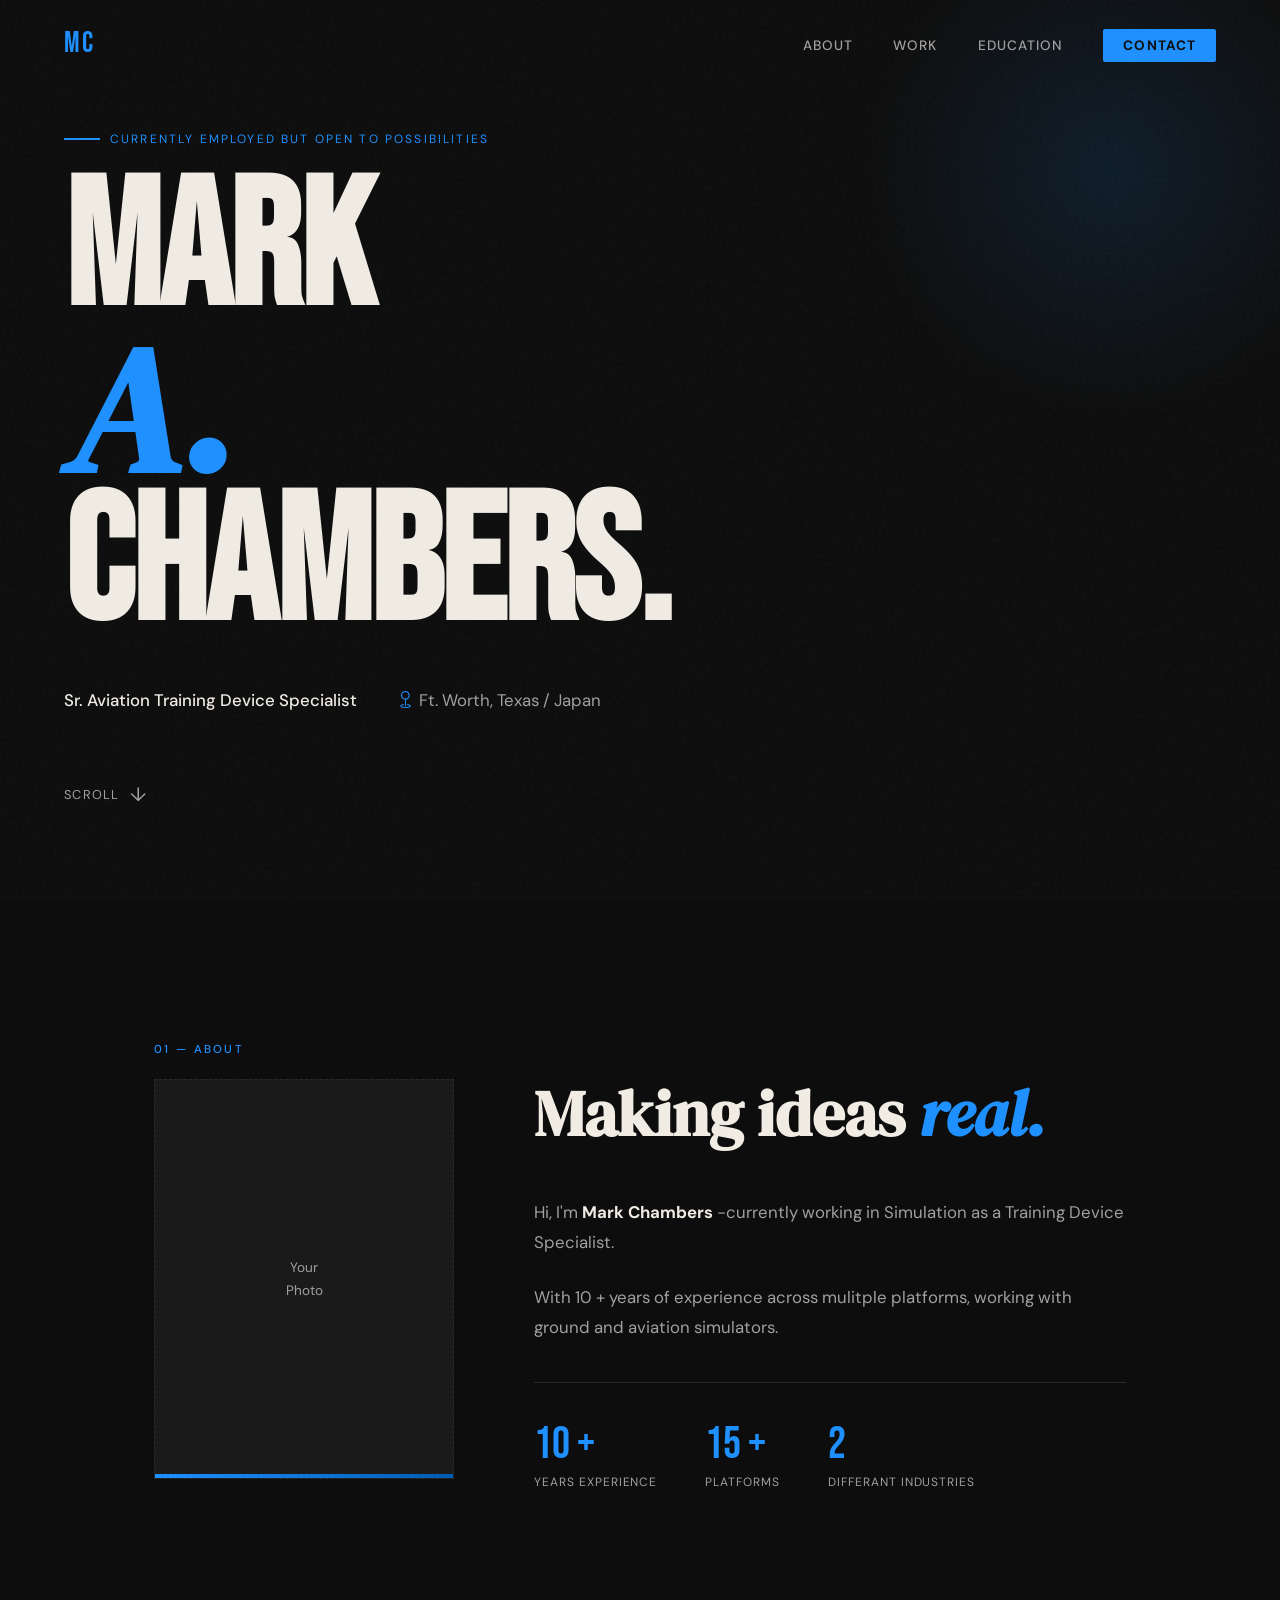
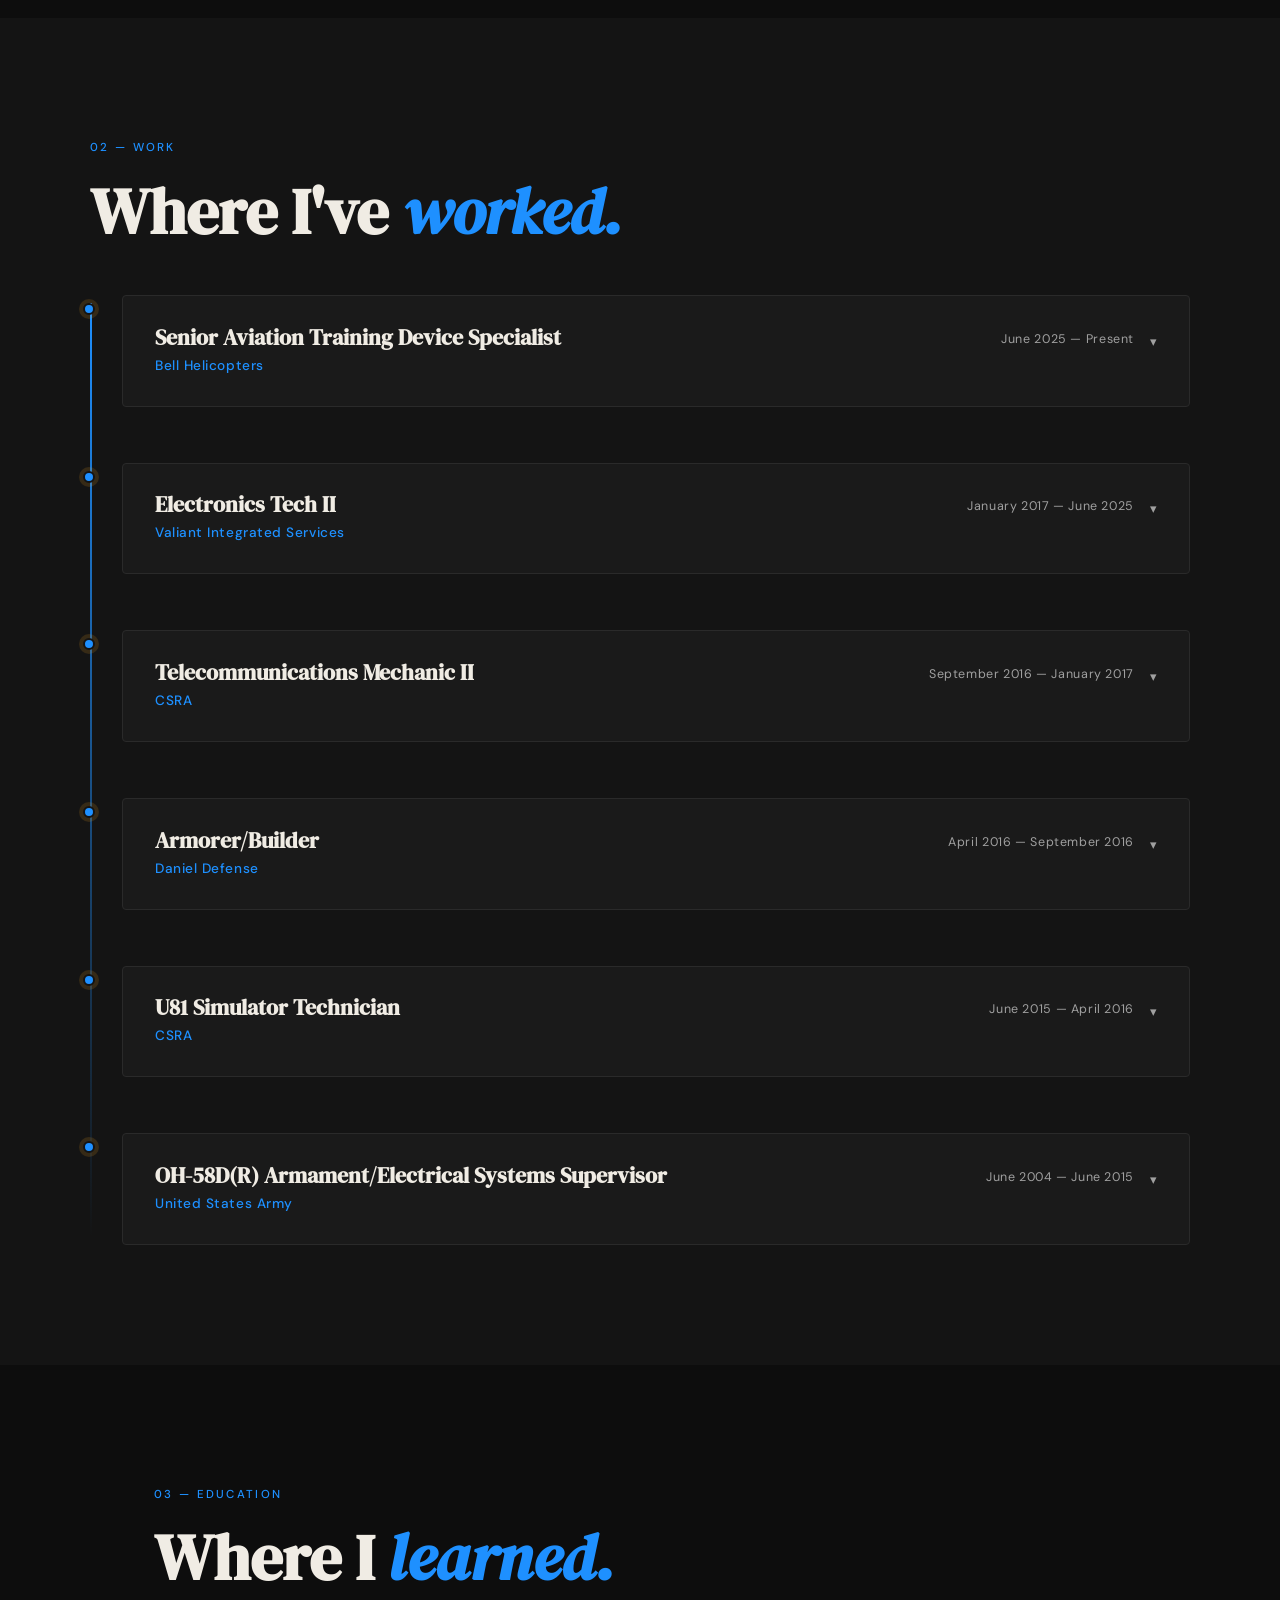
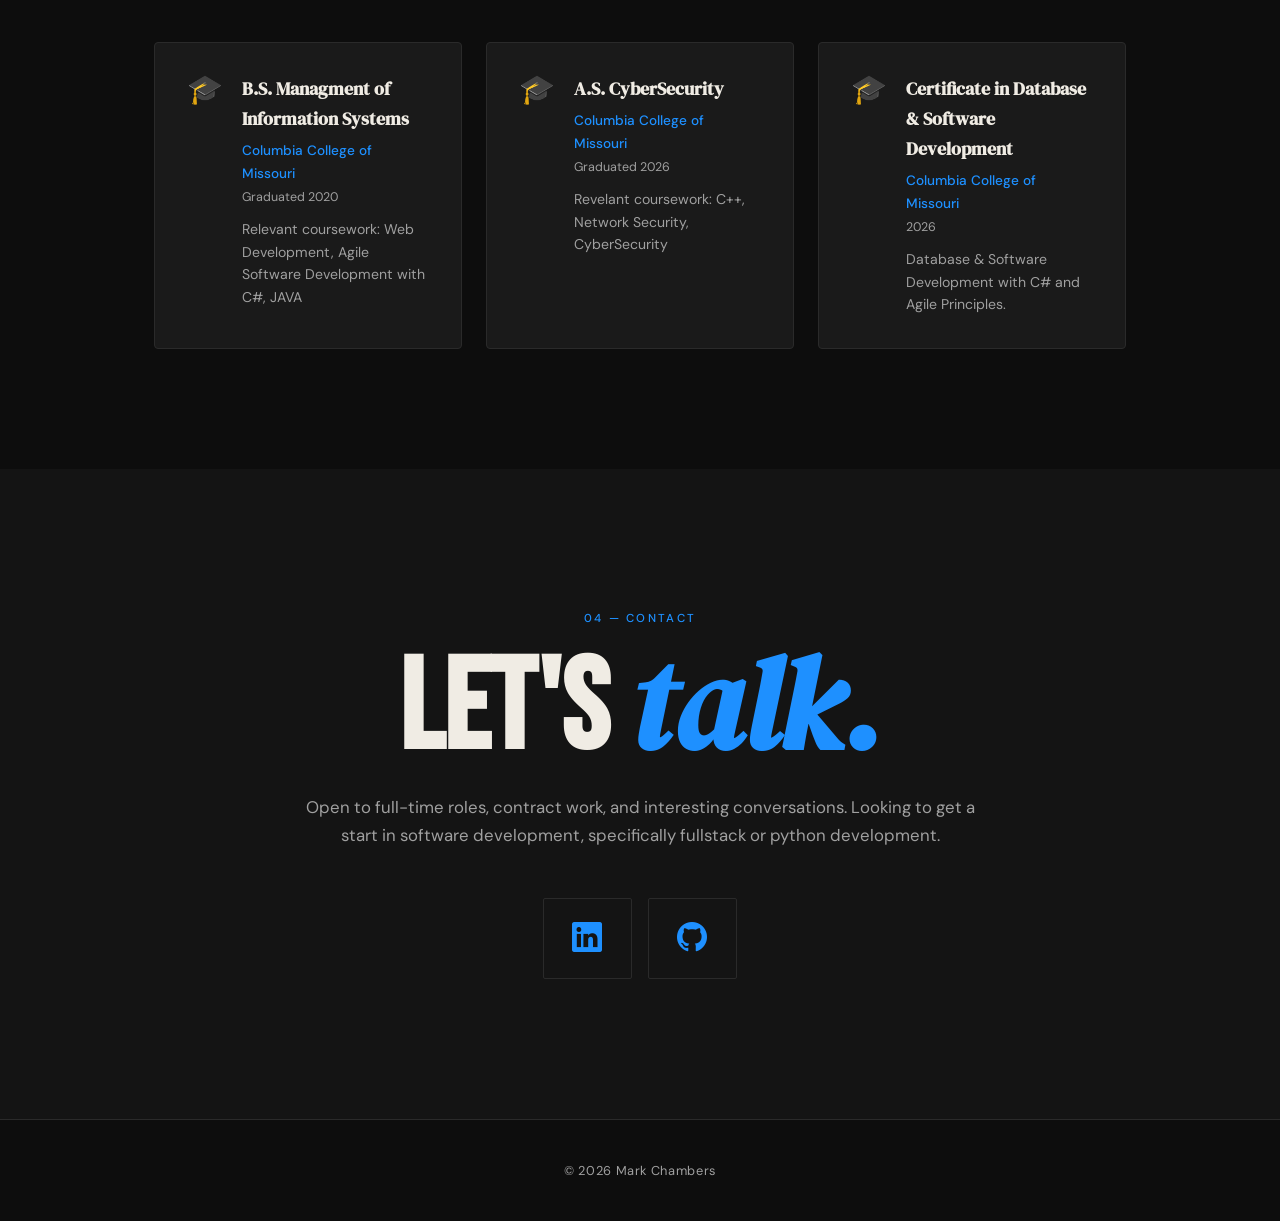
<file: index.html>
<!doctype html>
<html lang="en">
  <head>
    <meta charset="UTF-8" />
    <meta name="viewport" content="width=device-width, initial-scale=1.0" />
    <title>Mark Chambers</title>
    <link rel="preconnect" href="https://fonts.googleapis.com" />
    <link rel="preconnect" href="https://fonts.gstatic.com" crossorigin />
    <link
      href="https://fonts.googleapis.com/css2?family=Bebas+Neue&family=DM+Serif+Display:ital@0;1&family=DM+Sans:wght@300;400;500&display=swap"
      rel="stylesheet"
    />
    <link
      rel="stylesheet"
      href="https://cdn.jsdelivr.net/npm/bootstrap-icons@1.13.1/font/bootstrap-icons.min.css"
    />
    <link rel="stylesheet" href="styles.css" />
  </head>
  <body>
    <!-- NOISE OVERLAY -->
    <div class="noise"></div>

    <!-- NAVIGATION  -->
    <nav id="navbar">
      <span class="nav-logo">MC</span>
      <ul class="nav-links">
        <li>
          <a href="#about">About</a>
        </li>
        <li><a href="#work">Work</a></li>
        <li><a href="#education">Education</a></li>
        <li>
          <a href="#contact" class="nav-cta">Contact</a>
        </li>
      </ul>
      <button class="hamburger" id="hamburger" aria-label="Toggle menu">
        <span></span><span></span><span></span>
      </button>
    </nav>

    <!-- HERO -->
    <header id="hero">
      <div class="hero-label reveal">
        CURRENTLY EMPLOYED but OPEN TO POSSIBILITIES
      </div>
      <h1 class="hero-name reveal">
        <span class="line">Mark</span>
        <span class="line italic">A.</span>
        <span class="line">Chambers.</span>
      </h1>
      <div class="hero-meta reveal">
        <p class="hero-role">Sr. Aviation Training Device Specialist</p>
        <p class="hero-location">
          <i class="bi bi-geo" style="color: dodgerblue"> </i> Ft. Worth, Texas
          / Japan
        </p>
      </div>
      <a href="#about" class="scroll-hint reveal" aria-label="Scroll down">
        <span class="scroll-text">Scroll</span>
        <span class="scroll-arrow">↓</span>
      </a>
      <div class="hero-accent-block"></div>
    </header>

    <!-- ABOUT -->
    <section id="about">
      <div class="section-tag reveal">01 — About</div>
      <div class="about-grid">
        <div class="about-portrait reveal">
          <div class="portrait-placeholder">
            <span>Your<br />Photo</span>
          </div>
        </div>
        <div class="about-text">
          <h2 class="section-heading reveal">Making ideas <em>real.</em></h2>
          <p class="about-body reveal">
            Hi, I'm <strong>Mark Chambers</strong> -currently working in
            Simulation as a Training Device Specialist.
          </p>
          <p class="about-body reveal">
            With 10 + years of experience across mulitple platforms, working
            with ground and aviation simulators.
          </p>
          <div class="about-stats reveal">
            <div class="stat">
              <span class="stat-num">10 +</span
              ><span class="stat-label">Years Experience</span>
            </div>
            <div class="stat">
              <span class="stat-num">15 +</span
              ><span class="stat-label">Platforms</span>
            </div>
            <div class="stat">
              <span class="stat-num">2</span
              ><span class="stat-label">Differant Industries</span>
            </div>
          </div>
        </div>
      </div>
    </section>

    <!-- WORK EXPERIENCE -->
    <section id="work">
      <div class="section-tag reveal">02 — Work</div>
      <h2 class="section-heading reveal">Where I've <em>worked.</em></h2>
      <div class="timeline" id="work-timeline">
        <div class="timeline-item reveal" data-index="0">
          <div class="timeline-dot"></div>
          <div class="timeline-content">
            <div class="timeline-header">
              <div>
                <h3 class="timeline-role">
                  Senior Aviation Training Device Specialist
                </h3>
                <p class="timeline-company">Bell Helicopters</p>
              </div>
              <span class="timeline-date">June 2025 — Present</span>
              <span class="toggle-icon">▾</span>
            </div>
            <p class="timeline-desc">
              Maintains Aviation Training Devices in Support of the U.S.
              Government &amp; JGSDF(Japanese Ground Self Defense Force).
            </p>

            <div class="timeline-tags">
              <span>Linux</span><span>Flight Simulation</span
              ><span>Customer Service</span>
            </div>
          </div>
        </div>

        <div class="timeline-item reveal" data-index="1">
          <div class="timeline-dot"></div>
          <div class="timeline-content">
            <div class="timeline-header">
              <div>
                <h3 class="timeline-role">Electronics Tech II</h3>
                <p class="timeline-company">Valiant Integrated Services</p>
              </div>
              <span class="timeline-date">January 2017 — June 2025</span>
              <span class="toggle-icon">▾</span>
            </div>
            <p class="timeline-desc">
              Maintained various training simulators including M1Abrams, M3
              Bradley, Humvee, EST, and Gunnery Trainers for the U.S. Army at
              Ft. Stewart, GA.
            </p>
            <div class="timeline-tags">
              <span>Linux</span><span>Software</span><span>Electronics</span>
            </div>
          </div>
        </div>

        <div class="timeline-item reveal" data-index="2">
          <div class="timeline-dot"></div>
          <div class="timeline-content">
            <div class="timeline-header">
              <div>
                <h3 class="timeline-role">Telecommunications Mechanic II</h3>
                <p class="timeline-company">CSRA</p>
              </div>
              <span class="timeline-date">September 2016 — January 2017</span>
              <span class="toggle-icon">▾</span>
            </div>
            <p class="timeline-desc">
              Managed network and telecommunications infrastructure for the U.S.
              Army at Ft. Stewart, GA. Monitored mesh networks, fiber opitics,
              Day/Night cameras, and other various range equipment including
              targetry and minor robotics.
            </p>
            <div class="timeline-tags">
              <span>Linux</span><span>Software</span><span>Electronics</span
              ><span>Networking</span><span>Live Fire Exercises</span>
            </div>
          </div>
        </div>

        <div class="timeline-item reveal" data-index="3">
          <div class="timeline-dot"></div>
          <div class="timeline-content">
            <div class="timeline-header">
              <div>
                <h3 class="timeline-role">Armorer/Builder</h3>
                <p class="timeline-company">Daniel Defense</p>
              </div>
              <span class="timeline-date">April 2016 — September 2016</span>
              <span class="toggle-icon">▾</span>
            </div>
            <p class="timeline-desc">
              As an Armorer/Builder at Daniel Defense, responsible for
              assembling and maintaining firearms, ensuring quality control, and
              supporting manufacturing processes.
            </p>
            <div class="timeline-tags">
              <span>Gunsmithing</span><span>Quality Control</span
              ><span>Manufacturing</span>
            </div>
          </div>
        </div>

        <div class="timeline-item reveal" data-index="4">
          <div class="timeline-dot"></div>
          <div class="timeline-content">
            <div class="timeline-header">
              <div>
                <h3 class="timeline-role">U81 Simulator Technician</h3>
                <p class="timeline-company">CSRA</p>
              </div>
              <span class="timeline-date">June 2015 — April 2016</span>
              <span class="toggle-icon">▾</span>
            </div>
            <p class="timeline-desc">
              Maintained LCT (Longbow Crew Trainer) Apache Flight Simulator at
              Hunter Army Airfield, GA.
            </p>
            <div class="timeline-tags">
              <span>Linux</span><span>Software</span><span>Electronics</span>
            </div>
          </div>
        </div>

        <div class="timeline-item reveal" data-index="5">
          <div class="timeline-dot"></div>
          <div class="timeline-content">
            <div class="timeline-header">
              <div>
                <h3 class="timeline-role">
                  OH-58D(R) Armament/Electrical Systems Supervisor
                </h3>
                <p class="timeline-company">United States Army</p>
              </div>
              <span class="timeline-date">June 2004 — June 2015</span>
              <span class="toggle-icon">▾</span>
            </div>
            <p class="timeline-desc">
              Supervised the maintenance and operation of OH-58D(R) armament and
              electrical systems, ensuring mission readiness and safety.
            </p>
            <div class="timeline-tags">
              <span>Leadership</span><span>Maintenance</span
              ><span>Electrical Systems</span>
            </div>
          </div>
        </div>
      </div>
    </section>

    <!-- EDUCATION -->
    <section id="education">
      <div class="section-tag reveal">03 — Education</div>
      <h2 class="section-heading reveal">Where I <em>learned.</em></h2>
      <div class="edu-grid">
        <div class="edu-card reveal">
          <div class="edu-icon">🎓</div>
          <div class="edu-body">
            <h3 class="edu-degree">B.S. Managment of Information Systems</h3>
            <p class="edu-school">Columbia College of Missouri</p>
            <p class="edu-date">Graduated 2020</p>
            <p class="edu-detail">
              Relevant coursework: Web Development, Agile Software Development
              with C#, JAVA
            </p>
          </div>
        </div>

        <div class="edu-card reveal">
          <div class="edu-icon">🎓</div>
          <div class="edu-body">
            <h3 class="edu-degree">A.S. CyberSecurity</h3>
            <p class="edu-school">Columbia College of Missouri</p>
            <p class="edu-date">Graduated 2026</p>
            <p class="edu-detail">
              Revelant coursework: C++, Network Security, CyberSecurity
            </p>
          </div>
        </div>

        <div class="edu-card reveal">
          <div class="edu-icon">🎓</div>
          <div class="edu-body">
            <h3 class="edu-degree">
              Certificate in Database &amp; Software Development
            </h3>
            <p class="edu-school">Columbia College of Missouri</p>
            <p class="edu-date">2026</p>
            <p class="edu-detail">
              Database &amp; Software Development with C# and Agile Principles.
            </p>
          </div>
        </div>
      </div>
    </section>

    <!-- CONTACT -->
    <section id="contact">
      <div class="section-tag reveal">04 — Contact</div>
      <h2 class="contact-heading reveal">Let's <em>talk.</em></h2>
      <p class="contact-sub reveal">
        Open to full-time roles, contract work, and interesting conversations.
        Looking to get a start in software development, specifically fullstack
        or python development.
      </p>
      <div class="contact-links reveal">
        <!-- <a href="mailto:your@email.com" class="contact-btn primary">✉ Email Me</a> -->
        <a
          href="https://www.linkedin.com/in/m--chambers/"
          target="_blank"
          rel="noopener"
          class="contact-btn secondary"
          ><i class="bi bi-linkedin icons"></i
        ></a>
        <a
          href="https://github.com/HideousCoyote"
          target="_blank"
          rel="noopener"
          class="contact-btn secondary"
          ><i class="bi bi-github icons"></i
        ></a>
        <!-- As a functional button -->
      </div>
    </section>

    <!-- FOOTER -->
    <footer>
      <p>© <span id="year"></span> Mark Chambers</p>
    </footer>

    <script src="script.js"></script>
  </body>
</html>
</file>
<file: styles.css>
/* ============================================================
   ABOUT ME WEBSITE — styles.css
   Theme: Editorial Bold | Dark base + Vivid amber accent
   ============================================================ */

/* ── RESET & BASE ── */
*,
*::before,
*::after {
  box-sizing: border-box;
  margin: 0;
  padding: 0;
}

:root {
  --bg: #0d0d0d;
  --bg-2: #141414;
  --bg-card: #1a1a1a;
  --accent: #1e90ff;
  --accent-2: #005cb3;
  --text: #f0ece4;
  --text-muted: #a0a0a0;
  --border: #2a2a2a;

  --font-display: "Bebas Neue", sans-serif;
  --font-serif: "DM Serif Display", serif;
  --font-body: "DM Sans", sans-serif;

  --max-w: 1100px;
  --section-pad: 120px 5%;
}

html {
  scroll-behavior: smooth;
}

body {
  background: var(--bg);
  color: var(--text);
  font-family: var(--font-body);
  font-size: 16px;
  line-height: 1.7;
  overflow-x: hidden;
}

html.menu-open,
body.menu-open {
  overflow: hidden;
}

/* ── NOISE TEXTURE ── */
.noise {
  pointer-events: none;
  position: fixed;
  inset: 0;
  z-index: 9999;
  background-image: url("data:image/svg+xml,%3Csvg viewBox='0 0 256 256' xmlns='http://www.w3.org/2000/svg'%3E%3Cfilter id='noise'%3E%3CfeTurbulence type='fractalNoise' baseFrequency='0.9' numOctaves='4' stitchTiles='stitch'/%3E%3C/filter%3E%3Crect width='100%25' height='100%25' filter='url(%23noise)'/%3E%3C/svg%3E");
  opacity: 0.03;
}

/* ── SCROLL REVEAL ── */
.reveal {
  opacity: 0;
  transform: translateY(30px);
  transition:
    opacity 0.7s ease,
    transform 0.7s ease;
}
.reveal.visible {
  opacity: 1;
  transform: translateY(0);
}

/* ── NAVIGATION ── */
#navbar {
  position: fixed;
  top: 0;
  left: 0;
  right: 0;
  z-index: 1000;
  display: flex;
  align-items: center;
  justify-content: space-between;
  padding: 20px 5%;
  transition:
    background 0.3s,
    padding 0.3s;
}

#navbar.scrolled {
  background: rgba(13, 13, 13, 0.92);
  backdrop-filter: blur(12px);
  padding: 14px 5%;
  border-bottom: 1px solid var(--border);
}

.nav-logo {
  font-family: var(--font-display);
  font-size: 1.8rem;
  color: var(--accent);
  letter-spacing: 2px;
}

.nav-links {
  list-style: none;
  display: flex;
  gap: 2.5rem;
  align-items: center;
}

.nav-links a {
  color: var(--text-muted);
  text-decoration: none;
  font-size: 0.85rem;
  font-weight: 500;
  letter-spacing: 0.08em;
  text-transform: uppercase;
  transition: color 0.2s;
}

.nav-links a:hover {
  color: var(--text);
}
.nav-links a:active {
  color: var(--text);
}

.nav-links a.nav-cta {
  background: var(--accent);
  color: #0d0d0d;
  padding: 8px 20px;
  border-radius: 2px;
  font-weight: 700;
  transition:
    background 0.2s,
    transform 0.2s;
}
.nav-links a.nav-cta:hover {
  background: #1e90ff;
  transform: translateY(-1px);
  box-shadow: 0px 0px 12px 2px #1e90ff;
}
.nav-links a.nav-cta:active {
  background: #1e90ff;
  transform: translateY(-1px);
  box-shadow: 0px 0px 12px 2px #1e90ff;
}

.hamburger {
  display: none;
  flex-direction: column;
  gap: 5px;
  background: none;
  border: none;
  cursor: pointer;
  padding: 4px;
}
.hamburger span {
  display: block;
  width: 24px;
  height: 2px;
  background: var(--text);
  transition:
    transform 0.3s,
    opacity 0.3s;
}
.hamburger.open span:nth-child(1) {
  transform: translateY(7px) rotate(45deg);
}
.hamburger.open span:nth-child(2) {
  opacity: 0;
}
.hamburger.open span:nth-child(3) {
  transform: translateY(-7px) rotate(-45deg);
}

/* ── HERO ── */
#hero {
  min-height: 100vh;
  display: flex;
  flex-direction: column;
  justify-content: center;
  padding: 120px 5% 80px;
  position: relative;
  overflow: hidden;
}

.hero-label {
  font-size: 0.75rem;
  letter-spacing: 0.18em;
  text-transform: uppercase;
  color: var(--accent);
  margin-bottom: 1.5rem;
  display: flex;
  align-items: center;
  gap: 10px;
}
.hero-label::before {
  content: "";
  display: inline-block;
  width: 36px;
  height: 2px;
  background: var(--accent);
}

.hero-name {
  font-family: var(--font-display);
  font-size: clamp(6rem, 14vw, 14rem);
  line-height: 0.88;
  letter-spacing: -0.01em;
  color: var(--text);
  margin-bottom: 2.5rem;
}
.hero-name .line {
  display: block;
}
.hero-name .italic {
  font-family: var(--font-serif);
  font-style: italic;
  color: var(--accent);
}

.hero-meta {
  display: flex;
  gap: 2.5rem;
  flex-wrap: wrap;
  margin-bottom: 4rem;
}
.hero-role {
  font-size: 1.05rem;
  font-weight: 500;
  color: var(--text);
}
.hero-location {
  font-size: 1.05rem;
  color: var(--text-muted);
}

.scroll-hint {
  display: inline-flex;
  align-items: center;
  gap: 10px;
  color: var(--text-muted);
  text-decoration: none;
  font-size: 0.8rem;
  letter-spacing: 0.1em;
  text-transform: uppercase;
  transition: color 0.2s;
  animation: bounce 2.5s infinite;
}
.scroll-hint:hover {
  color: var(--accent);
}
.scroll-hint:active {
  color: var(--accent);
}
.scroll-arrow {
  font-size: 1.2rem;
}

@keyframes bounce {
  0%,
  100% {
    transform: translateY(0);
  }
  50% {
    transform: translateY(6px);
  }
}

.hero-accent-block {
  position: absolute;
  top: -80px;
  right: -80px;
  width: 500px;
  height: 500px;
  background: radial-gradient(
    circle,
    rgba(30, 144, 255, 0.12) 0%,
    transparent 70%
  );
  pointer-events: none;
  border-radius: 50%;
}

/* ── SECTION SHARED ── */
section {
  padding: var(--section-pad);
  max-width: var(--max-w);
  margin: 0 auto;
}

.section-tag {
  font-size: 0.72rem;
  letter-spacing: 0.2em;
  text-transform: uppercase;
  color: var(--accent);
  margin-bottom: 1.2rem;
  font-weight: 500;
}

.section-heading {
  font-family: var(--font-serif);
  font-size: clamp(2.5rem, 5vw, 4.5rem);
  line-height: 1.1;
  color: var(--text);
  margin-bottom: 3rem;
}
.section-heading em {
  font-style: italic;
  color: var(--accent);
}

/* ── ABOUT ── */
#about {
  padding-top: 140px;
}

.about-grid {
  display: grid;
  grid-template-columns: 300px 1fr;
  gap: 5rem;
  align-items: start;
}

.portrait-placeholder {
  width: 100%;
  aspect-ratio: 3/4;
  background: var(--bg-card);
  border: 1px dashed var(--border);
  display: flex;
  align-items: center;
  justify-content: center;
  color: var(--text-muted);
  font-size: 0.85rem;
  text-align: center;
  margin-bottom: 1.2rem;
  position: relative;
  overflow: hidden;
}
.portrait-placeholder::after {
  content: "";
  position: absolute;
  bottom: 0;
  left: 0;
  right: 0;
  height: 4px;
  background: linear-gradient(90deg, var(--accent), var(--accent-2));
}

.portrait-skills {
  display: flex;
  flex-wrap: wrap;
  gap: 8px;
}
.skill-tag {
  background: var(--bg-card);
  border: 1px solid var(--border);
  color: var(--text-muted);
  font-size: 0.75rem;
  padding: 4px 12px;
  border-radius: 2px;
  letter-spacing: 0.05em;
  transition:
    border-color 0.2s,
    color 0.2s;
}

.about-body {
  color: var(--text-muted);
  font-size: 1.05rem;
  margin-bottom: 1.5rem;
  line-height: 1.8;
}
.about-body strong {
  color: var(--text);
}

.about-stats {
  display: flex;
  gap: 3rem;
  margin-top: 2.5rem;
  padding-top: 2.5rem;
  border-top: 1px solid var(--border);
}
.stat {
  display: flex;
  flex-direction: column;
}
.stat-num {
  font-family: var(--font-display);
  font-size: 2.8rem;
  color: var(--accent);
  line-height: 1;
}
.stat-label {
  font-size: 0.75rem;
  color: var(--text-muted);
  letter-spacing: 0.08em;
  text-transform: uppercase;
  margin-top: 4px;
}

/* ── WORK ── */
#work {
  background: var(--bg-2);
  max-width: 100%;
  padding: var(--section-pad);
}
#work > * {
  max-width: var(--max-w);
  margin-left: auto;
  margin-right: auto;
}

.timeline {
  position: relative;
  padding-left: 2rem;
}
.timeline::before {
  content: "";
  position: absolute;
  left: 0;
  top: 8px;
  bottom: 8px;
  width: 2px;
  background: linear-gradient(to bottom, var(--accent), transparent);
}

.timeline-item {
  position: relative;
  margin-bottom: 3.5rem;
}
.timeline-item:last-child {
  margin-bottom: 0;
}

.timeline-dot {
  position: absolute;
  left: -2.45rem;
  top: 8px;
  width: 12px;
  height: 12px;
  background: var(--accent);
  border-radius: 50%;
  border: 2px solid var(--bg-2);
  box-shadow: 0 0 0 4px rgba(245, 166, 35, 0.15);
}

.timeline-content {
  background: var(--bg-card);
  border: 1px solid var(--border);
  border-radius: 4px;
  padding: 1.8rem 2rem;
  transition:
    border-color 0.3s,
    transform 0.3s;
}
.timeline-content:hover {
  border-color: var(--accent);
  transform: translateX(4px);
  box-shadow: 0px 0px 12px 2px #1e90ff;
}
.timeline-content:active {
  border-color: var(--accent);
  transform: translateX(4px);
  box-shadow: 0px 0px 12px 2px #1e90ff;
}

.timeline-header {
  display: grid;
  grid-template-columns: minmax(0, 1fr) 15rem auto;
  align-items: start;
  gap: 1rem;
  margin-bottom: 1rem;
}

.timeline-role {
  font-family: var(--font-serif);
  font-size: 1.35rem;
  color: var(--text);
  line-height: 1.2;
}
.timeline-company {
  color: var(--accent);
  font-size: 0.85rem;
  font-weight: 500;
  letter-spacing: 0.04em;
  margin-top: 3px;
}
.timeline-date {
  font-size: 0.78rem;
  color: var(--text-muted);
  letter-spacing: 0.05em;
  white-space: nowrap;
  padding-top: 4px;
  text-align: right;
}
.timeline-desc {
  color: var(--text-muted);
  font-size: 0.95rem;
  line-height: 1.75;
  margin-bottom: 1.2rem;
}
.timeline-tags {
  display: flex;
  gap: 8px;
  flex-wrap: wrap;
}
.timeline-tags span {
  font-size: 0.72rem;
  letter-spacing: 0.06em;
  text-transform: uppercase;
  color: var(--text-muted);
  background: rgba(30, 144, 255, 0.08);
  border: 1px solid rgba(30, 144, 255, 0.2);
  padding: 3px 10px;
  border-radius: 2px;
}
/* Collapse behavior */
.timeline-header {
  cursor: pointer;
  margin-bottom: 0; /* remove gap when collapsed */
}

.timeline-desc,
.timeline-tags {
  max-height: 0;
  overflow: hidden;
  opacity: 0;
  margin: 0;
  transition:
    max-height 0.35s ease,
    opacity 0.3s ease,
    margin 0.3s ease;
}

.timeline-content.expanded .timeline-desc {
  max-height: 200px;
  opacity: 1;
  margin-bottom: 1.2rem;
  margin-top: 1rem;
}

.timeline-content.expanded .timeline-tags {
  max-height: 100px;
  opacity: 1;
}

/* Optional: rotate a toggle icon */
.toggle-icon {
  font-size: 0.8rem;
  color: var(--text-muted);
  transition: transform 0.3s ease;
  padding-top: 6px;
  flex-shrink: 0;
  justify-self: end;
}
.timeline-content.expanded .toggle-icon {
  transform: rotate(180deg);
}

/* ── EDUCATION ── */
#education {
  padding-top: 120px;
}

.edu-grid {
  display: grid;
  grid-template-columns: repeat(auto-fill, minmax(280px, 1fr));
  gap: 1.5rem;
}

.edu-card {
  background: var(--bg-card);
  border: 1px solid var(--border);
  border-radius: 4px;
  padding: 2rem;
  display: flex;
  gap: 1.2rem;
  align-items: flex-start;
  transition:
    border-color 0.3s,
    transform 0.3s;
}
.edu-card:hover {
  border-color: var(--accent);
  transform: translateY(-4px);
  box-shadow: 0px 0px 12px 2px #1e90ff;
}
.edu-card:active {
  border-color: var(--accent);
  transform: translateY(-4px);
  box-shadow: 0px 0px 12px 2px #1e90ff;
}

.edu-icon {
  font-size: 1.8rem;
  line-height: 1;
  flex-shrink: 0;
}
.edu-degree {
  font-family: var(--font-serif);
  font-size: 1.1rem;
  color: var(--text);
  margin-bottom: 4px;
}
.edu-school {
  font-size: 0.85rem;
  color: var(--accent);
  font-weight: 500;
  margin-bottom: 2px;
}
.edu-date {
  font-size: 0.78rem;
  color: var(--text-muted);
  margin-bottom: 10px;
}
.edu-detail {
  font-size: 0.88rem;
  color: var(--text-muted);
  line-height: 1.6;
}

/* ── CONTACT ── */
#contact {
  text-align: center;
  background: var(--bg-2);
  max-width: 100%;
  padding: 140px 5%;
}
#contact > * {
  max-width: 700px;
  margin-left: auto;
  margin-right: auto;
}

.contact-heading {
  font-family: var(--font-display);
  font-size: clamp(4rem, 10vw, 9rem);
  line-height: 0.9;
  color: var(--text);
  margin-bottom: 1.5rem;
}
.contact-heading em {
  font-family: var(--font-serif);
  font-style: italic;
  color: var(--accent);
}
.contact-sub {
  font-size: 1.05rem;
  color: var(--text-muted);
  margin-bottom: 3rem;
}
.contact-links {
  display: flex;
  justify-content: center;
  gap: 1rem;
  flex-wrap: wrap;
}

.contact-btn {
  text-decoration: none;
  padding: 14px 28px;
  font-size: 0.88rem;
  font-weight: 600;
  letter-spacing: 0.06em;
  text-transform: uppercase;
  border-radius: 2px;
  transition:
    transform 0.2s,
    background 0.2s,
    color 0.2s;
  display: inline-flex;
  align-items: center;
  gap: 8px;
}
.contact-btn.primary {
  background: var(--accent);
  color: #0d0d0d;
}
.contact-btn.primary:hover {
  background: #007df6;
  transform: translateY(-2px);
}
.contact-btn.primary:active {
  background: #007df6;
  transform: translateY(-2px);
}
.contact-btn.secondary {
  background: transparent;
  color: var(--text);
  border: 1px solid var(--border);
}
.contact-btn.secondary:hover {
  border-color: var(--accent);
  color: var(--accent);
  transform: translateY(-2px);
  box-shadow: 0px 0px 12px 2px #1e90ff;
}
.contact-btn.secondary:active {
  border-color: var(--accent);
  color: var(--accent);
  transform: translateY(-2px);
  box-shadow: 0px 0px 12px 2px #1e90ff;
}

/* ── FOOTER ── */
footer {
  text-align: center;
  padding: 2.5rem 5%;
  color: var(--text-muted);
  font-size: 0.8rem;
  letter-spacing: 0.05em;
  border-top: 1px solid var(--border);
}

/* ── MOBILE MENU ── */
@media (max-width: 768px) {
  .hamburger {
    display: flex;
  }
  .nav-links {
    position: fixed;
    inset: 0;
    /* height: 100vh;
    height: 100dvh; */
    background: rgba(13, 13, 13, 0.97);
    backdrop-filter: blur(6px);
    flex-direction: column;
    justify-content: center;
    align-items: center;
    gap: 1.6rem;
    padding: calc(20px + env(safe-area-inset-top, 0px)) 10%
      calc(20px + env(safe-area-inset-bottom, 0px));
    text-align: center;
    overflow: hidden;
    font-size: 1.1rem;
    opacity: 0;
    visibility: hidden;
    pointer-events: none;
    transform: translateY(-12px);
    transition:
      opacity 0.25s ease,
      transform 0.35s cubic-bezier(0.77, 0, 0.18, 1),
      visibility 0s linear 0.35s;
  }
  .nav-links.open {
    opacity: 1;
    visibility: visible;
    pointer-events: auto;
    transform: translateY(0);
    overflow: hidden;
    scrollbar-width: none;
    -ms-overflow-style: none;
    transition-delay: 0s;
  }
  .nav-links.open::-webkit-scrollbar {
    width: 0;
    height: 0;
  }

  .about-grid {
    grid-template-columns: 1fr;
    gap: 2.5rem;
  }
  .portrait-placeholder {
    aspect-ratio: 4/3;
  }
  .about-stats {
    gap: 2rem;
  }

  .hero-name {
    font-size: clamp(4.5rem, 18vw, 7rem);
  }

  .timeline {
    padding-left: 1.5rem;
  }
  .timeline-dot {
    left: -1.95rem;
  }
  .timeline-header {
    grid-template-columns: 1fr;
    gap: 0.4rem;
  }
  .timeline-date {
    text-align: left;
  }
  .toggle-icon {
    justify-self: start;
    padding-top: 0;
  }
}

/* Icons */
.icons {
  font-size: 30px;
  color: #1e90ff;
}

.glow-style {
  border-radius: 8px;
  border: 1px solid #1e90ff; /*Subtle dodger blue border matching the glow */

  /* 0px offsets keep it centered. 
     12px blur keeps the glow tight. 
     2px spread keeps it contained. */
  box-shadow: 0px 0px 12px 2px #1e90ff;
}
</file>
